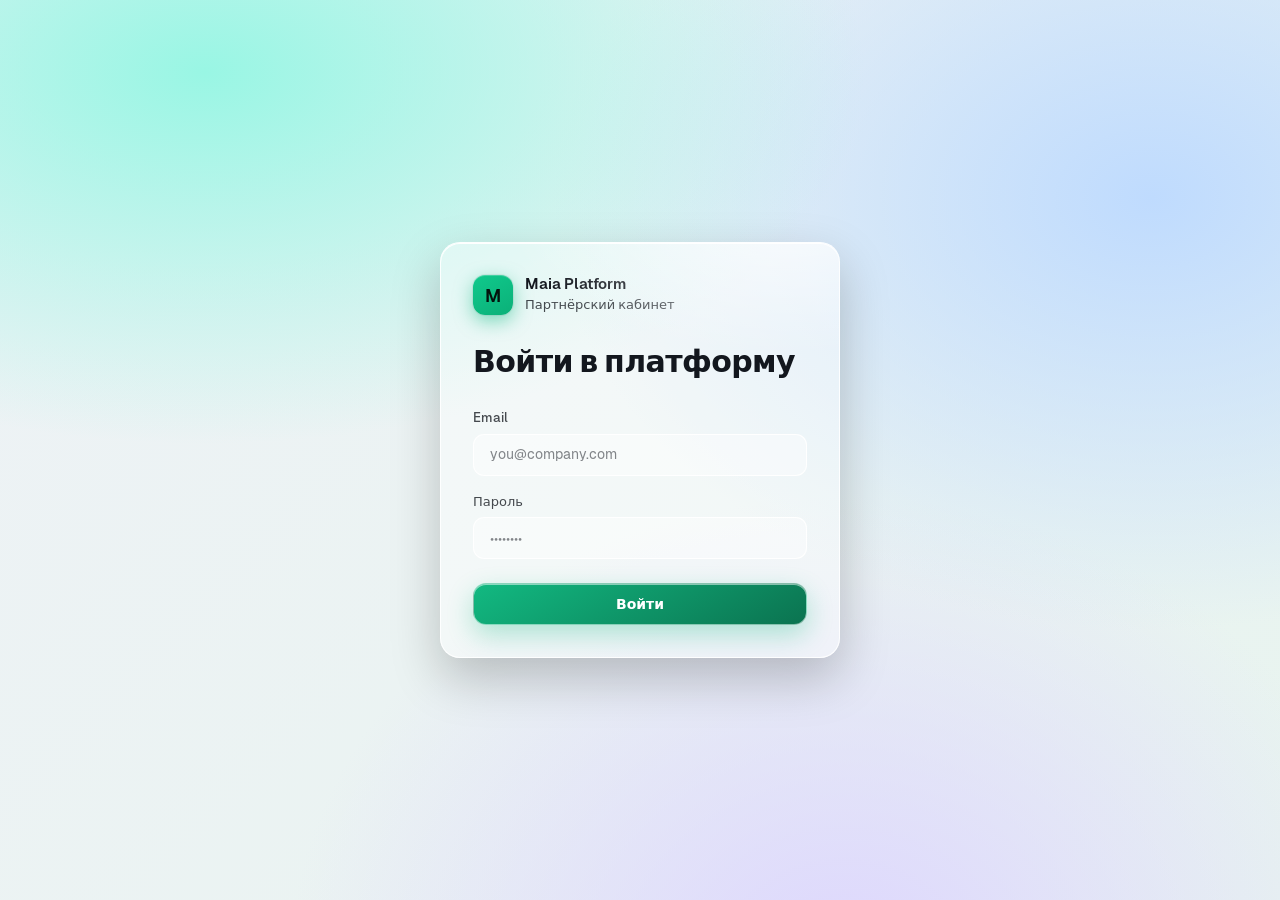
<file: index.html>
<!doctype html>
<html lang="ru">
  <head>
    <meta charset="UTF-8" />
    <!-- Decision 2 tech-spec: никаких сторонних скриптов -->
    <!-- img-src/connect-src include our two cabinet+avatar hosts so the avatar (served cross-origin
         from the API host) is not blocked by CSP — the real cause of the broken cabinet avatar preview. -->
    <meta http-equiv="Content-Security-Policy" content="default-src 'self'; script-src 'self'; style-src 'self' 'unsafe-inline'; font-src 'self' data:; connect-src 'self' https://82-97-252-28.sslip.io https://platform.maia24.ru; img-src 'self' data: https://82-97-252-28.sslip.io https://platform.maia24.ru" />
    <meta name="viewport" content="width=device-width, initial-scale=1.0" />
    <title>AI Platform — прототип</title>
    <script type="module" crossorigin src="./assets/index-D7P3BV88.js"></script>
    <link rel="stylesheet" crossorigin href="./assets/index-PYboBxYt.css">
  </head>
  <body>
    <div id="root"></div>
  </body>
</html>
</file>
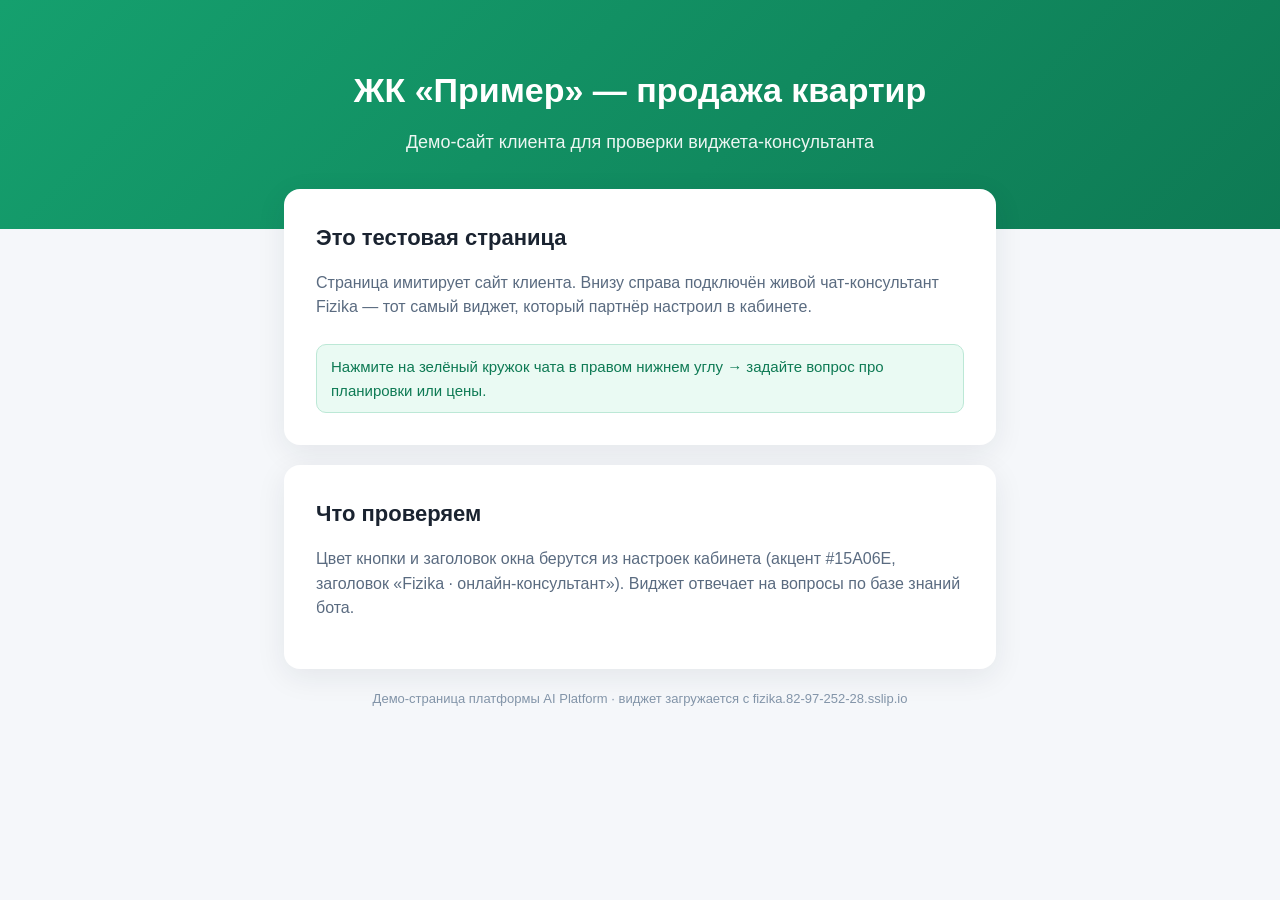
<file: widget-demo/index.html>
<!DOCTYPE html>
<html lang="ru">
<head>
  <meta charset="utf-8" />
  <meta name="viewport" content="width=device-width, initial-scale=1" />
  <title>Демо-сайт клиента — виджет Fizika</title>
  <style>
    * { box-sizing: border-box; }
    body {
      margin: 0;
      font-family: -apple-system, "Segoe UI", Roboto, Arial, sans-serif;
      color: #1a2330;
      background: #f5f7fa;
      line-height: 1.55;
    }
    header {
      background: linear-gradient(135deg, #15A06E, #0e7a54);
      color: #fff;
      padding: 64px 24px 72px;
      text-align: center;
    }
    header h1 { margin: 0 0 12px; font-size: 34px; }
    header p { margin: 0; font-size: 18px; opacity: .92; }
    main { max-width: 760px; margin: -40px auto 80px; padding: 0 24px; }
    .card {
      background: #fff;
      border-radius: 16px;
      box-shadow: 0 8px 30px rgba(20,35,55,.08);
      padding: 32px;
      margin-bottom: 20px;
    }
    .card h2 { margin: 0 0 10px; font-size: 22px; }
    .muted { color: #5a6b80; }
    .hint {
      display: inline-block;
      margin-top: 8px;
      padding: 10px 14px;
      background: #eafaf3;
      border: 1px solid #bce8d6;
      border-radius: 10px;
      color: #0e7a54;
      font-size: 15px;
    }
    footer { text-align: center; color: #8294a8; font-size: 13px; padding: 0 24px 48px; }
  </style>
</head>
<body>
  <header>
    <h1>ЖК «Пример» — продажа квартир</h1>
    <p>Демо-сайт клиента для проверки виджета-консультанта</p>
  </header>
  <main>
    <div class="card">
      <h2>Это тестовая страница</h2>
      <p class="muted">
        Страница имитирует сайт клиента. Внизу справа подключён живой чат-консультант
        Fizika — тот самый виджет, который партнёр настроил в кабинете.
      </p>
      <span class="hint">Нажмите на зелёный кружок чата в правом нижнем углу &rarr; задайте вопрос про планировки или цены.</span>
    </div>
    <div class="card">
      <h2>Что проверяем</h2>
      <p class="muted">
        Цвет кнопки и заголовок окна берутся из настроек кабинета (акцент #15A06E,
        заголовок «Fizika · онлайн-консультант»). Виджет отвечает на вопросы по базе знаний бота.
      </p>
    </div>
    <footer>Демо-страница платформы AI Platform · виджет загружается с fizika.82-97-252-28.sslip.io</footer>
  </main>

  <!-- Виджет Fizika — сниппет из кабинета (вкладка «Виджет») -->
  <script src="https://fizika.82-97-252-28.sslip.io/widget/embed.js" data-key="hU6gRIK8Kbkcf9x9NiTURFZETrKES6hp"></script>
</body>
</html>
</file>
<file: assets/index-PYboBxYt.css>
@font-face{font-family:Geist Sans;font-style:normal;font-display:swap;font-weight:400;src:url(./geist-sans-latin-400-normal-gapTbOY8.woff2) format("woff2"),url(./geist-sans-latin-400-normal-BOaIZNA2.woff) format("woff")}@font-face{font-family:Geist Sans;font-style:normal;font-display:swap;font-weight:500;src:url(./geist-sans-latin-500-normal-uokXdC-Q.woff2) format("woff2"),url(./geist-sans-latin-500-normal-CN2lyvyL.woff) format("woff")}@font-face{font-family:Geist Sans;font-style:normal;font-display:swap;font-weight:600;src:url(./geist-sans-latin-600-normal-DFOURf8L.woff2) format("woff2"),url(./geist-sans-latin-600-normal-CA1yjETN.woff) format("woff")}/*! tailwindcss v4.3.0 | MIT License | https://tailwindcss.com */@layer properties{@supports (((-webkit-hyphens:none)) and (not (margin-trim:inline))) or ((-moz-orient:inline) and (not (color:rgb(from red r g b)))){*,:before,:after,::backdrop{--tw-rotate-x:initial;--tw-rotate-y:initial;--tw-rotate-z:initial;--tw-skew-x:initial;--tw-skew-y:initial;--tw-space-y-reverse:0;--tw-border-style:solid;--tw-leading:initial;--tw-font-weight:initial;--tw-tracking:initial;--tw-shadow:0 0 #0000;--tw-shadow-color:initial;--tw-shadow-alpha:100%;--tw-inset-shadow:0 0 #0000;--tw-inset-shadow-color:initial;--tw-inset-shadow-alpha:100%;--tw-ring-color:initial;--tw-ring-shadow:0 0 #0000;--tw-inset-ring-color:initial;--tw-inset-ring-shadow:0 0 #0000;--tw-ring-inset:initial;--tw-ring-offset-width:0px;--tw-ring-offset-color:#fff;--tw-ring-offset-shadow:0 0 #0000;--tw-blur:initial;--tw-brightness:initial;--tw-contrast:initial;--tw-grayscale:initial;--tw-hue-rotate:initial;--tw-invert:initial;--tw-opacity:initial;--tw-saturate:initial;--tw-sepia:initial;--tw-drop-shadow:initial;--tw-drop-shadow-color:initial;--tw-drop-shadow-alpha:100%;--tw-drop-shadow-size:initial}}}@layer theme{:root,:host{--font-sans:"Geist Sans", system-ui, -apple-system, "Segoe UI", Roboto, sans-serif;--font-mono:"Geist Sans", ui-monospace, monospace;--color-amber-50:oklch(98.7% .022 95.277);--color-amber-500:oklch(76.9% .188 70.08);--color-amber-700:oklch(55.5% .163 48.998);--color-emerald-50:oklch(97.9% .021 166.113);--color-emerald-500:oklch(69.6% .17 162.48);--color-emerald-700:oklch(50.8% .118 165.612);--color-rose-50:oklch(96.9% .015 12.422);--color-rose-500:oklch(64.5% .246 16.439);--color-rose-700:oklch(51.4% .222 16.935);--color-slate-50:oklch(98.4% .003 247.858);--color-slate-100:oklch(96.8% .007 247.896);--color-slate-400:oklch(70.4% .04 256.788);--color-slate-500:oklch(55.4% .046 257.417);--color-slate-600:oklch(44.6% .043 257.281);--color-slate-700:oklch(37.2% .044 257.287);--color-slate-800:oklch(27.9% .041 260.031);--color-white:#fff;--spacing:.25rem;--text-xs:.75rem;--text-xs--line-height:calc(1 / .75);--text-sm:.875rem;--text-sm--line-height:calc(1.25 / .875);--font-weight-normal:400;--font-weight-medium:500;--font-weight-semibold:600;--tracking-wide:.025em;--leading-tight:1.25;--radius-md:.375rem;--radius-lg:.5rem;--default-transition-duration:.15s;--default-transition-timing-function:cubic-bezier(.4, 0, .2, 1);--default-font-family:var(--font-sans);--default-mono-font-family:var(--font-mono);--color-brand-600:#059669;--color-brand-700:#047857}}@layer base{*,:after,:before,::backdrop{box-sizing:border-box;border:0 solid;margin:0;padding:0}::file-selector-button{box-sizing:border-box;border:0 solid;margin:0;padding:0}html,:host{-webkit-text-size-adjust:100%;-moz-tab-size:4;tab-size:4;line-height:1.5;font-family:var(--default-font-family,ui-sans-serif, system-ui, sans-serif, "Apple Color Emoji", "Segoe UI Emoji", "Segoe UI Symbol", "Noto Color Emoji");font-feature-settings:var(--default-font-feature-settings,normal);font-variation-settings:var(--default-font-variation-settings,normal);-webkit-tap-highlight-color:transparent}hr{height:0;color:inherit;border-top-width:1px}abbr:where([title]){-webkit-text-decoration:underline dotted;text-decoration:underline dotted}h1,h2,h3,h4,h5,h6{font-size:inherit;font-weight:inherit}a{color:inherit;-webkit-text-decoration:inherit;text-decoration:inherit}b,strong{font-weight:bolder}code,kbd,samp,pre{font-family:var(--default-mono-font-family,ui-monospace, SFMono-Regular, Menlo, Monaco, Consolas, "Liberation Mono", "Courier New", monospace);font-feature-settings:var(--default-mono-font-feature-settings,normal);font-variation-settings:var(--default-mono-font-variation-settings,normal);font-size:1em}small{font-size:80%}sub,sup{vertical-align:baseline;font-size:75%;line-height:0;position:relative}sub{bottom:-.25em}sup{top:-.5em}table{text-indent:0;border-color:inherit;border-collapse:collapse}:-moz-focusring{outline:auto}progress{vertical-align:baseline}summary{display:list-item}ol,ul,menu{list-style:none}img,svg,video,canvas,audio,iframe,embed,object{vertical-align:middle;display:block}img,video{max-width:100%;height:auto}button,input,select,optgroup,textarea{font:inherit;font-feature-settings:inherit;font-variation-settings:inherit;letter-spacing:inherit;color:inherit;opacity:1;background-color:#0000;border-radius:0}::file-selector-button{font:inherit;font-feature-settings:inherit;font-variation-settings:inherit;letter-spacing:inherit;color:inherit;opacity:1;background-color:#0000;border-radius:0}:where(select:is([multiple],[size])) optgroup{font-weight:bolder}:where(select:is([multiple],[size])) optgroup option{padding-inline-start:20px}::file-selector-button{margin-inline-end:4px}::placeholder{opacity:1}@supports (not ((-webkit-appearance:-apple-pay-button))) or (contain-intrinsic-size:1px){::placeholder{color:currentColor}@supports (color:color-mix(in lab,red,red)){::placeholder{color:color-mix(in oklab,currentcolor 50%,transparent)}}}textarea{resize:vertical}::-webkit-search-decoration{-webkit-appearance:none}::-webkit-date-and-time-value{min-height:1lh;text-align:inherit}::-webkit-datetime-edit{display:inline-flex}::-webkit-datetime-edit-fields-wrapper{padding:0}::-webkit-datetime-edit{padding-block:0}::-webkit-datetime-edit-year-field{padding-block:0}::-webkit-datetime-edit-month-field{padding-block:0}::-webkit-datetime-edit-day-field{padding-block:0}::-webkit-datetime-edit-hour-field{padding-block:0}::-webkit-datetime-edit-minute-field{padding-block:0}::-webkit-datetime-edit-second-field{padding-block:0}::-webkit-datetime-edit-millisecond-field{padding-block:0}::-webkit-datetime-edit-meridiem-field{padding-block:0}::-webkit-calendar-picker-indicator{line-height:1}:-moz-ui-invalid{box-shadow:none}button,input:where([type=button],[type=reset],[type=submit]){-webkit-appearance:button;-moz-appearance:button;appearance:button}::file-selector-button{-webkit-appearance:button;-moz-appearance:button;appearance:button}::-webkit-inner-spin-button{height:auto}::-webkit-outer-spin-button{height:auto}[hidden]:where(:not([hidden=until-found])){display:none!important}}@layer components;@layer utilities{.pointer-events-none{pointer-events:none}.collapse{visibility:collapse}.visible{visibility:visible}.sr-only{clip-path:inset(50%);white-space:nowrap;border-width:0;width:1px;height:1px;margin:-1px;padding:0;position:absolute;overflow:hidden}.absolute{position:absolute}.fixed{position:fixed}.static{position:static}.z-\[1000\]{z-index:1000}.container{width:100%}@media(min-width:40rem){.container{max-width:40rem}}@media(min-width:48rem){.container{max-width:48rem}}@media(min-width:64rem){.container{max-width:64rem}}@media(min-width:80rem){.container{max-width:80rem}}@media(min-width:96rem){.container{max-width:96rem}}.my-1{margin-block:calc(var(--spacing) * 1)}.mt-3{margin-top:calc(var(--spacing) * 3)}.mb-3{margin-bottom:calc(var(--spacing) * 3)}.ml-1\.5{margin-left:calc(var(--spacing) * 1.5)}.ml-3{margin-left:calc(var(--spacing) * 3)}.block{display:block}.flex{display:flex}.hidden{display:none}.inline-flex{display:inline-flex}.h-3{height:calc(var(--spacing) * 3)}.h-3\.5{height:calc(var(--spacing) * 3.5)}.h-4{height:calc(var(--spacing) * 4)}.h-5{height:calc(var(--spacing) * 5)}.h-screen{height:100vh}.w-3{width:calc(var(--spacing) * 3)}.w-3\.5{width:calc(var(--spacing) * 3.5)}.w-4{width:calc(var(--spacing) * 4)}.max-w-\[80\%\]{max-width:80%}.min-w-0{min-width:calc(var(--spacing) * 0)}.min-w-5{min-width:calc(var(--spacing) * 5)}.min-w-\[1\.25rem\]{min-width:1.25rem}.flex-1{flex:1}.shrink-0{flex-shrink:0}.rotate-90{rotate:90deg}.rotate-180{rotate:180deg}.transform{transform:var(--tw-rotate-x,) var(--tw-rotate-y,) var(--tw-rotate-z,) var(--tw-skew-x,) var(--tw-skew-y,)}.cursor-pointer{cursor:pointer}.list-decimal{list-style-type:decimal}.list-disc{list-style-type:disc}.flex-col{flex-direction:column}.flex-wrap{flex-wrap:wrap}.items-center{align-items:center}.items-end{align-items:flex-end}.items-start{align-items:flex-start}.justify-between{justify-content:space-between}.justify-center{justify-content:center}.gap-0\.5{gap:calc(var(--spacing) * .5)}.gap-1{gap:calc(var(--spacing) * 1)}.gap-2{gap:calc(var(--spacing) * 2)}.gap-3{gap:calc(var(--spacing) * 3)}.gap-4{gap:calc(var(--spacing) * 4)}:where(.space-y-0\.5>:not(:last-child)){--tw-space-y-reverse:0;margin-block-start:calc(calc(var(--spacing) * .5) * var(--tw-space-y-reverse));margin-block-end:calc(calc(var(--spacing) * .5) * calc(1 - var(--tw-space-y-reverse)))}:where(.space-y-2>:not(:last-child)){--tw-space-y-reverse:0;margin-block-start:calc(calc(var(--spacing) * 2) * var(--tw-space-y-reverse));margin-block-end:calc(calc(var(--spacing) * 2) * calc(1 - var(--tw-space-y-reverse)))}:where(.space-y-4>:not(:last-child)){--tw-space-y-reverse:0;margin-block-start:calc(calc(var(--spacing) * 4) * var(--tw-space-y-reverse));margin-block-end:calc(calc(var(--spacing) * 4) * calc(1 - var(--tw-space-y-reverse)))}.overflow-hidden{overflow:hidden}.rounded{border-radius:.25rem}.rounded-full{border-radius:3.40282e38px}.rounded-lg{border-radius:var(--radius-lg)}.rounded-md{border-radius:var(--radius-md)}.border{border-style:var(--tw-border-style);border-width:1px}.bg-\[\#229ED9\]\/10{background-color:#229ed91a}.bg-amber-50{background-color:var(--color-amber-50)}.bg-amber-500{background-color:var(--color-amber-500)}.bg-brand-600{background-color:var(--color-brand-600)}.bg-emerald-50{background-color:var(--color-emerald-50)}.bg-emerald-500{background-color:var(--color-emerald-500)}.bg-rose-50{background-color:var(--color-rose-50)}.bg-rose-500{background-color:var(--color-rose-500)}.bg-slate-50{background-color:var(--color-slate-50)}.bg-slate-100{background-color:var(--color-slate-100)}.bg-slate-400{background-color:var(--color-slate-400)}.bg-slate-800{background-color:var(--color-slate-800)}.p-4{padding:calc(var(--spacing) * 4)}.px-1{padding-inline:calc(var(--spacing) * 1)}.px-2{padding-inline:calc(var(--spacing) * 2)}.px-3{padding-inline:calc(var(--spacing) * 3)}.px-4{padding-inline:calc(var(--spacing) * 4)}.py-1{padding-block:calc(var(--spacing) * 1)}.py-2{padding-block:calc(var(--spacing) * 2)}.py-3{padding-block:calc(var(--spacing) * 3)}.pl-5{padding-left:calc(var(--spacing) * 5)}.text-sm{font-size:var(--text-sm);line-height:var(--tw-leading,var(--text-sm--line-height))}.text-xs{font-size:var(--text-xs);line-height:var(--tw-leading,var(--text-xs--line-height))}.text-\[10px\]{font-size:10px}.text-\[11px\]{font-size:11px}.leading-tight{--tw-leading:var(--leading-tight);line-height:var(--leading-tight)}.font-medium{--tw-font-weight:var(--font-weight-medium);font-weight:var(--font-weight-medium)}.font-normal{--tw-font-weight:var(--font-weight-normal);font-weight:var(--font-weight-normal)}.font-semibold{--tw-font-weight:var(--font-weight-semibold);font-weight:var(--font-weight-semibold)}.tracking-wide{--tw-tracking:var(--tracking-wide);letter-spacing:var(--tracking-wide)}.break-words{overflow-wrap:break-word}.break-all{word-break:break-all}.whitespace-nowrap{white-space:nowrap}.text-\[\#229ED9\]{color:#229ed9}.text-amber-700{color:var(--color-amber-700)}.text-emerald-700{color:var(--color-emerald-700)}.text-rose-700{color:var(--color-rose-700)}.text-slate-500{color:var(--color-slate-500)}.text-slate-600{color:var(--color-slate-600)}.text-slate-700{color:var(--color-slate-700)}.text-white{color:var(--color-white)}.uppercase{text-transform:uppercase}.shadow-lg{--tw-shadow:0 10px 15px -3px var(--tw-shadow-color,#0000001a), 0 4px 6px -4px var(--tw-shadow-color,#0000001a);box-shadow:var(--tw-inset-shadow),var(--tw-inset-ring-shadow),var(--tw-ring-offset-shadow),var(--tw-ring-shadow),var(--tw-shadow)}.filter{filter:var(--tw-blur,) var(--tw-brightness,) var(--tw-contrast,) var(--tw-grayscale,) var(--tw-hue-rotate,) var(--tw-invert,) var(--tw-saturate,) var(--tw-sepia,) var(--tw-drop-shadow,)}.transition{transition-property:color,background-color,border-color,outline-color,text-decoration-color,fill,stroke,--tw-gradient-from,--tw-gradient-via,--tw-gradient-to,opacity,box-shadow,transform,translate,scale,rotate,filter,-webkit-backdrop-filter,backdrop-filter,display,content-visibility,overlay,pointer-events;transition-timing-function:var(--tw-ease,var(--default-transition-timing-function));transition-duration:var(--tw-duration,var(--default-transition-duration))}.transition-colors{transition-property:color,background-color,border-color,outline-color,text-decoration-color,fill,stroke,--tw-gradient-from,--tw-gradient-via,--tw-gradient-to;transition-timing-function:var(--tw-ease,var(--default-transition-timing-function));transition-duration:var(--tw-duration,var(--default-transition-duration))}.transition-transform{transition-property:transform,translate,scale,rotate;transition-timing-function:var(--tw-ease,var(--default-transition-timing-function));transition-duration:var(--tw-duration,var(--default-transition-duration))}.first\:mt-0:first-child{margin-top:calc(var(--spacing) * 0)}.last\:mb-0:last-child{margin-bottom:calc(var(--spacing) * 0)}.last\:border-0:last-child{border-style:var(--tw-border-style);border-width:0}@media(hover:hover){.hover\:bg-brand-700:hover{background-color:var(--color-brand-700)}}.disabled\:cursor-not-allowed:disabled{cursor:not-allowed}.disabled\:opacity-50:disabled{opacity:.5}}:root[data-theme=dark]{--bg:radial-gradient(1100px 620px at 16% 8%, #1fb58a 0%, transparent 56%), radial-gradient(1000px 720px at 90% 22%, #2563eb 0%, transparent 55%), radial-gradient(960px 820px at 66% 108%, #7c3aed 0%, transparent 52%), linear-gradient(135deg,#0a0f16,#0b201c);--solid-bg:#0b1118;--txt:#f4f7fa;--txt-2:#f4f7faa8;--txt-3:#f4f7fa6b;--panel-bg:#0c111866;--panel-border:#ffffff26;--spec:#ffffff2e;--panel-top:#ffffff3d;--lite-bg:#ffffff1a;--lite-border:#fff3;--glass-blur:22px;--glass-sat:170%;--solid-panel:#121925;--hover:#ffffff0f;--active:#ffffff24;--active-top:#ffffff40;--row-hover:#ffffff0d;--divider:#ffffff12;--th-border:#ffffff1f;--seg-on:#0c7e57;--seg-on-top:#ffffff47;--tt-on:#ffffff24;--sb-thumb:linear-gradient(180deg,#ffffff42,#ffffff14);--sb-thumb-h:linear-gradient(180deg,#ffffff6b,#ffffff2e);--accent:#34d399;--accent-icon:#34d399;--mark-grad:linear-gradient(150deg,#6ee7b7,#10b981);--mark-tx:#04130d;--av-bd:#ffffff38;--brand-plate:#ffffff0f;--btn-grad:linear-gradient(150deg,#6ee7b7,#10b981);--btn-tx:#04130d;--btn-border:#ffffff59;--ok-bg:#10b9812e;--ok-bd:#34d39961;--ok-tx:#8ef0c6;--ok-d:#34d399;--tr-bg:#d9a01e2e;--tr-bd:#f5c85a5c;--tr-tx:#f6d98a;--tr-d:#f2c14e;--pa-bg:#ffffff1a;--pa-bd:#ffffff38;--pa-tx:#f4f7faa8;--pa-d:#a8b0ba}:root[data-theme=light]{--bg:radial-gradient(1100px 620px at 16% 8%, #99f6e4 0%, transparent 60%), radial-gradient(1000px 720px at 90% 22%, #bfdbfe 0%, transparent 60%), radial-gradient(960px 820px at 66% 108%, #ddd6fe 0%, transparent 58%), linear-gradient(135deg,#eef2f6,#e8f4ef);--solid-bg:#eef2f6;--txt:#13171e;--txt-2:#13171ec7;--txt-3:#13171e85;--panel-bg:#fff6;--panel-border:#ffffffe6;--spec:#ffffffbf;--panel-top:#fff;--lite-bg:#fff6;--lite-border:#fffffff2;--glass-blur:26px;--glass-sat:185%;--solid-panel:#fff;--hover:#13171e0d;--active:#ffffffd9;--active-top:#fff;--row-hover:#ffffff8c;--divider:#13171e14;--th-border:#13171e1a;--seg-on:#0c7e57;--seg-on-top:#ffffff52;--tt-on:#13171e0f;--sb-thumb:linear-gradient(180deg,#13171e52,#13171e1f);--sb-thumb-h:linear-gradient(180deg,#13171e75,#13171e3d);--accent:#0c7e57;--accent-icon:#0c7e57;--mark-grad:linear-gradient(150deg,#10c98c,#0bb078);--mark-tx:#04130d;--av-bd:#13171e33;--brand-plate:#ffffff80;--btn-grad:linear-gradient(150deg,#12b981,#0b7350);--btn-tx:#fff;--btn-border:#ffffff80;--ok-bg:#10b98124;--ok-bd:#10b98152;--ok-tx:#0b6b4b;--ok-d:#10b981;--tr-bg:#c18a1e29;--tr-bd:#c18a1e52;--tr-tx:#876008;--tr-d:#c68a1e;--pa-bg:#13171e0f;--pa-bd:#13171e24;--pa-tx:#13171e8c;--pa-d:#9aa0a8}:root{--s1:4px;--s2:8px;--s3:12px;--s4:16px;--s6:24px;--s8:32px;--s10:40px;--t-cap:13px;--t-sm:14px;--t-base:15px;--t-xl:30px;--ease:cubic-bezier(.22,1,.36,1);--dur:.2s;--dur-slow:.28s;font-family:var(--font-sans)}.tnum,.num{font-variant-numeric:tabular-nums}.app-shell ::-webkit-scrollbar{width:10px;height:10px}.app-shell ::-webkit-scrollbar-button{width:0;height:0;display:none}.app-shell ::-webkit-scrollbar-button:start{width:0;height:0;display:none}.app-shell ::-webkit-scrollbar-button:end{width:0;height:0;display:none}.app-shell ::-webkit-scrollbar-track{background:0 0;margin:8px 0 22px}.app-shell ::-webkit-scrollbar-thumb{background:var(--sb-thumb);transition:background var(--dur) var(--ease);background-clip:padding-box;border:2px solid #0000;border-radius:999px}.app-shell ::-webkit-scrollbar-thumb:hover{background:var(--sb-thumb-h);background-clip:padding-box}.app-shell ::-webkit-scrollbar-corner{background:0 0}.glass{-webkit-backdrop-filter:blur(var(--glass-blur)) saturate(var(--glass-sat));background:var(--panel-bg);border:1px solid var(--panel-border);box-shadow:inset 0 1px 0 var(--panel-top),0 20px 50px #00000038;position:relative;overflow:hidden}.glass:after{content:"";pointer-events:none;border-radius:inherit;background:radial-gradient(140% 70% at 86% -8%,var(--spec),transparent 50%);position:absolute;top:0;right:0;bottom:0;left:0}.glass-lite{-webkit-backdrop-filter:blur(16px) saturate(var(--glass-sat));background:var(--lite-bg);border:1px solid var(--lite-border)}.app-shell{height:100vh;color:var(--txt);background:var(--bg);-webkit-font-smoothing:antialiased;text-rendering:optimizelegibility;background-attachment:fixed;display:flex;overflow:hidden}.app-main{min-width:0;height:100vh;padding:var(--s10);flex-direction:column;flex:1;display:flex;overflow-y:auto}.side{width:264px;height:100vh;padding:var(--s3);flex-direction:column;flex:none;display:flex}.side .brand{align-items:center;gap:var(--s3);padding:var(--s2) var(--s3);margin-bottom:var(--s2);background:var(--brand-plate);border:1px solid var(--lite-border);box-shadow:inset 0 1px 0 var(--spec),0 4px 14px #0000001f;border-radius:14px;flex-flow:row;display:flex}.side .brand>div{min-width:0}.brand-mark{width:40px;height:40px;color:var(--mark-tx);background:var(--mark-grad);border-radius:12px;flex:none;justify-content:center;align-items:center;font-size:18px;font-weight:700;display:flex;box-shadow:inset 0 1px #ffffff38,0 0 0 1px #0000000d,0 6px 18px #10b98180}.brand-name{font-size:var(--t-base);color:var(--txt);letter-spacing:-.01em;font-weight:600;line-height:1.2}.brand-sub{font-size:var(--t-cap);color:var(--txt-2);margin-top:2px}.side nav{gap:var(--s1);padding:var(--s4) 0;flex-direction:column;flex:1;display:flex}.nav-i{align-items:center;gap:var(--s3);height:42px;padding:0 var(--s3);color:var(--txt-2);font-size:var(--t-sm);cursor:pointer;transition:background var(--dur) var(--ease),color var(--dur) var(--ease);border-radius:11px;font-weight:500;text-decoration:none;display:flex}.nav-i svg{width:20px;height:20px;color:var(--txt-3);transition:color var(--dur) var(--ease)}.nav-i:hover{background:var(--hover);color:var(--txt)}.nav-i.on{background:var(--active);color:var(--txt);box-shadow:inset 0 1px 0 var(--active-top);font-weight:600}.nav-i.on svg{color:var(--accent-icon)}.side-foot{border-top:1px solid var(--th-border);padding-top:var(--s3)}.me{align-items:center;gap:var(--s3);height:48px;padding:0 var(--s3);display:flex}.me-av{background:var(--lite-bg);border:1px solid var(--av-bd);width:32px;height:32px;color:var(--accent);font-weight:600;font-size:var(--t-cap);border-radius:9px;flex:none;justify-content:center;align-items:center;display:flex}.me-mail{font-size:var(--t-sm);color:var(--txt);white-space:nowrap;text-overflow:ellipsis;font-weight:500;line-height:1.2;overflow:hidden}.me-lvl{font-size:var(--t-cap);color:var(--txt-3);margin-top:2px}.logout{align-items:center;gap:var(--s3);width:100%;height:42px;padding:0 var(--s3);color:var(--txt-3);font:inherit;font-size:var(--t-sm);cursor:pointer;transition:background var(--dur) var(--ease),color var(--dur) var(--ease);background:0 0;border:none;border-radius:11px;display:flex}.logout svg{width:18px;height:18px}.logout:hover{background:var(--hover);color:var(--txt)}.head{justify-content:space-between;align-items:flex-start;gap:var(--s6);margin-bottom:var(--s8);flex:none;display:flex}.clients h1{font-size:var(--t-xl);letter-spacing:-.02em;color:var(--txt);font-weight:600;line-height:1}.count{font-size:var(--t-sm);color:var(--txt-2);margin-top:var(--s2)}.count b{color:var(--txt);font-weight:600}.btn{justify-content:center;align-items:center;gap:var(--s2);height:42px;padding:0 var(--s4);font:inherit;font-size:var(--t-sm);color:var(--btn-tx);cursor:pointer;border:1px solid var(--btn-border);background:var(--btn-grad);transition:transform var(--dur-slow) var(--ease),box-shadow var(--dur-slow) var(--ease);border-radius:13px;font-weight:600;display:inline-flex;box-shadow:inset 0 1px #ffffff80,0 10px 26px #10b9814d}.btn svg{width:18px;height:18px}.btn:hover{transform:translateY(-1px)}.btn:active{transform:translateY(1px)}.head-actions{align-items:center;gap:var(--s3);display:flex}.theme-toggle{gap:var(--s1);height:42px;padding:var(--s1);border-radius:13px;display:inline-flex;position:relative}.tt-thumb{top:var(--s1);left:var(--s1);background:var(--tt-on);pointer-events:none;z-index:0;width:38px;height:34px;transition:transform .3s var(--ease);border-radius:9px;position:absolute}:root[data-theme=light] .tt-thumb{transform:translate(0)}:root[data-theme=dark] .tt-thumb{transform:translate(42px)}.tt{z-index:1;width:38px;height:34px;color:var(--txt-3);cursor:pointer;transition:color var(--dur) var(--ease);background:0 0;border:none;border-radius:9px;justify-content:center;align-items:center;display:inline-flex;position:relative}.tt svg{width:18px;height:18px}.tt:hover{color:var(--txt-2)}.tt.on{color:var(--accent)}.toolbar{justify-content:space-between;align-items:center;gap:var(--s4);margin-bottom:var(--s4);flex:none;display:flex}.seg{gap:var(--s1);height:42px;padding:var(--s1);border-radius:13px;display:inline-flex}.seg button{cursor:pointer;font:inherit;font-size:var(--t-sm);color:var(--txt-2);padding:0 var(--s3);transition:background var(--dur) var(--ease),color var(--dur) var(--ease);background:0 0;border:none;border-radius:9px;align-items:center;gap:6px;font-weight:500;display:inline-flex}.seg button .n{color:var(--txt-2);font-weight:600}.seg button.on{background:var(--seg-on);color:#fff;box-shadow:inset 0 1px 0 var(--seg-on-top),0 4px 12px #0c7e5747;font-weight:600}.seg button.on .n{color:#ffffffd1}.search{height:42px;position:relative}.search svg{left:var(--s3);color:var(--txt-3);z-index:1;width:18px;height:18px;position:absolute;top:50%;transform:translateY(-50%)}.search input{width:280px;height:42px;padding:0 var(--s4) 0 40px;font:inherit;font-size:var(--t-sm);color:var(--txt);background:var(--lite-bg);border:1px solid var(--lite-border);-webkit-backdrop-filter:blur(14px);backdrop-filter:blur(14px);transition:border-color var(--dur) var(--ease),box-shadow var(--dur) var(--ease);border-radius:13px;outline:none}.search input::placeholder{color:var(--txt-3)}.search input:focus{border-color:#34d399b3;box-shadow:0 0 0 3px #34d39933}.card{border-radius:20px;flex-direction:column;flex:1;min-height:0;display:flex;overflow:hidden}.clients table{border-collapse:collapse;width:100%;font-size:var(--t-base);flex-direction:column;flex:1;min-height:0;display:flex}.clients thead{flex:none;padding-right:10px;display:block}.clients tbody{scrollbar-gutter:stable;flex:1;min-height:0;display:block;overflow-y:auto}.clients thead tr,.clients tbody tr{table-layout:fixed;width:100%;display:table}.clients th:nth-child(2),.clients td:nth-child(2){width:170px}.clients th:nth-child(3),.clients td:nth-child(3),.clients th:nth-child(4),.clients td:nth-child(4){width:160px}.clients th,.clients td{padding:0 var(--s6);text-align:center;vertical-align:middle}.clients th:first-child,.clients td:first-child{text-align:left}.clients thead th:first-child{padding-left:calc(var(--s6) + 36px + var(--s3))}.clients thead th{height:50px;font-size:var(--t-cap);color:var(--txt-2);border-bottom:1px solid var(--th-border);font-weight:500}.clients tbody td{border-bottom:1px solid var(--divider);height:68px;color:var(--txt-2)}.clients tbody tr:last-child td{border-bottom:none}.clients tbody tr{cursor:pointer;transition:background var(--dur) var(--ease)}.clients tbody tr:hover{background:var(--row-hover)}.c-name{justify-content:flex-start;align-items:center;gap:var(--s3);text-align:left;min-width:0;display:flex}.c-logo{width:36px;height:36px;font-weight:600;font-size:var(--t-sm);color:#fff;border-radius:10px;flex:none;justify-content:center;align-items:center;display:flex;box-shadow:inset 0 1px #ffffff40}.c-title{color:var(--txt);font-weight:500;font-size:var(--t-base);white-space:nowrap;text-overflow:ellipsis;line-height:1.2;overflow:hidden}.dash{color:var(--txt-3)}.pill{height:26px;font-size:var(--t-cap);-webkit-backdrop-filter:blur(8px);backdrop-filter:blur(8px);border:1px solid #0000;border-radius:999px;align-items:center;gap:7px;padding:0 11px 0 9px;font-weight:500;display:inline-flex}.pill .d{border-radius:50%;width:6px;height:6px}.pill.ok{background:var(--ok-bg);border-color:var(--ok-bd);color:var(--ok-tx)}.pill.ok .d{background:var(--ok-d);box-shadow:0 0 6px var(--ok-d)}.pill.tr{background:var(--tr-bg);border-color:var(--tr-bd);color:var(--tr-tx)}.pill.tr .d{background:var(--tr-d);box-shadow:0 0 6px var(--tr-d)}.pill.pa{background:var(--pa-bg);border-color:var(--pa-bd);color:var(--pa-tx)}.pill.pa .d{background:var(--pa-d)}.screen h1{font-size:var(--t-xl);letter-spacing:-.02em;color:var(--txt);font-weight:600;line-height:1.05}.screen-sub{font-size:var(--t-sm);color:var(--txt-2);margin-top:var(--s2)}.panel{padding:var(--s6);border-radius:16px}.stub{padding:var(--s10);text-align:center;border:1px dashed var(--panel-border);background:var(--lite-bg);-webkit-backdrop-filter:blur(14px) saturate(var(--glass-sat));backdrop-filter:blur(14px) saturate(var(--glass-sat));border-radius:16px}.stub-title{font-size:var(--t-base);color:var(--txt-2);font-weight:600}.stub-sub{font-size:var(--t-cap);color:var(--txt-3);margin-top:var(--s1)}.grid-cards{gap:var(--s4);grid-template-columns:repeat(auto-fill,minmax(240px,1fr));display:grid}.grid-2{gap:var(--s4);grid-template-columns:repeat(auto-fit,minmax(320px,1fr));display:grid}.field{width:100%;height:42px;padding:0 var(--s4);font:inherit;font-size:var(--t-sm);color:var(--txt);background:var(--lite-bg);border:1px solid var(--lite-border);transition:border-color var(--dur) var(--ease),box-shadow var(--dur) var(--ease);border-radius:11px;outline:none}select.field{cursor:pointer}textarea.field{height:auto;min-height:110px;padding:var(--s3) var(--s4);resize:vertical;line-height:1.5}.field::placeholder{color:var(--txt-3)}.field:focus{border-color:#34d399b3;box-shadow:0 0 0 3px #34d39933}.field-label{font-size:var(--t-cap);color:var(--txt-2);margin-bottom:6px;font-weight:500;display:block}.btn-ghost{justify-content:center;align-items:center;gap:var(--s2);height:42px;padding:0 var(--s4);font:inherit;font-size:var(--t-sm);color:var(--txt);cursor:pointer;background:var(--lite-bg);border:1px solid var(--lite-border);transition:background var(--dur) var(--ease);border-radius:13px;font-weight:600;display:inline-flex}.btn-ghost:hover{background:var(--hover)}.tabbar{gap:var(--s1);margin-bottom:var(--s6);flex-wrap:wrap;display:flex}.tab{height:38px;padding:0 var(--s4);cursor:pointer;font:inherit;font-size:var(--t-sm);color:var(--txt-2);transition:background var(--dur) var(--ease),color var(--dur) var(--ease);background:0 0;border:none;border-radius:10px;align-items:center;font-weight:500;text-decoration:none;display:inline-flex}.tab:hover{background:var(--hover);color:var(--txt)}.tab.on{background:var(--active);color:var(--txt);box-shadow:inset 0 1px 0 var(--active-top);font-weight:600}.divider{background:var(--divider);height:1px;margin:var(--s6) 0;border:none}.muted{color:var(--txt-2)}.muted-3{color:var(--txt-3)}.link{color:var(--accent);text-underline-offset:2px;cursor:pointer;text-decoration:underline}.auth-shell{min-height:100vh;padding:var(--s6);color:var(--txt);background:var(--bg);background-attachment:fixed;justify-content:center;align-items:center;display:flex}.auth-card{width:100%;max-width:400px;padding:var(--s8);border-radius:20px}@media(max-width:1024px){.app-main{padding:var(--s6)}.side{width:216px}}@media(max-width:820px){.side{width:64px;padding:var(--s2)}.side .brand{padding:var(--s2);justify-content:center;gap:0}.brand-name,.brand-sub,.nav-label,.me-text,.logout-label{display:none}.nav-i,.me,.logout{justify-content:center;padding:0}}@media(max-width:640px){.app-main{padding:var(--s4)}.head{align-items:stretch;gap:var(--s4);flex-direction:column}.head-actions{justify-content:space-between}.toolbar{flex-direction:column;align-items:stretch}.seg{overflow-x:auto}.search,.search input{width:100%}.clients th,.clients td{padding:0 var(--s3)}.clients th:nth-child(2),.clients td:nth-child(2){width:118px}.clients th:nth-child(3),.clients td:nth-child(3),.clients th:nth-child(4),.clients td:nth-child(4){width:104px}.clients thead th:first-child{padding-left:calc(var(--s3) + 36px + var(--s3))}}@media(prefers-reduced-transparency:reduce){.app-shell,.auth-shell{background:var(--solid-bg)}.glass,.glass-lite,.search input,.stub{-webkit-backdrop-filter:none;background:var(--solid-panel)}.glass:after{display:none}}@media(prefers-reduced-motion:reduce){.app-shell *{transition-duration:.01ms!important;animation-duration:.01ms!important}}@property --tw-rotate-x{syntax:"*";inherits:false}@property --tw-rotate-y{syntax:"*";inherits:false}@property --tw-rotate-z{syntax:"*";inherits:false}@property --tw-skew-x{syntax:"*";inherits:false}@property --tw-skew-y{syntax:"*";inherits:false}@property --tw-space-y-reverse{syntax:"*";inherits:false;initial-value:0}@property --tw-border-style{syntax:"*";inherits:false;initial-value:solid}@property --tw-leading{syntax:"*";inherits:false}@property --tw-font-weight{syntax:"*";inherits:false}@property --tw-tracking{syntax:"*";inherits:false}@property --tw-shadow{syntax:"*";inherits:false;initial-value:0 0 #0000}@property --tw-shadow-color{syntax:"*";inherits:false}@property --tw-shadow-alpha{syntax:"<percentage>";inherits:false;initial-value:100%}@property --tw-inset-shadow{syntax:"*";inherits:false;initial-value:0 0 #0000}@property --tw-inset-shadow-color{syntax:"*";inherits:false}@property --tw-inset-shadow-alpha{syntax:"<percentage>";inherits:false;initial-value:100%}@property --tw-ring-color{syntax:"*";inherits:false}@property --tw-ring-shadow{syntax:"*";inherits:false;initial-value:0 0 #0000}@property --tw-inset-ring-color{syntax:"*";inherits:false}@property --tw-inset-ring-shadow{syntax:"*";inherits:false;initial-value:0 0 #0000}@property --tw-ring-inset{syntax:"*";inherits:false}@property --tw-ring-offset-width{syntax:"<length>";inherits:false;initial-value:0}@property --tw-ring-offset-color{syntax:"*";inherits:false;initial-value:#fff}@property --tw-ring-offset-shadow{syntax:"*";inherits:false;initial-value:0 0 #0000}@property --tw-blur{syntax:"*";inherits:false}@property --tw-brightness{syntax:"*";inherits:false}@property --tw-contrast{syntax:"*";inherits:false}@property --tw-grayscale{syntax:"*";inherits:false}@property --tw-hue-rotate{syntax:"*";inherits:false}@property --tw-invert{syntax:"*";inherits:false}@property --tw-opacity{syntax:"*";inherits:false}@property --tw-saturate{syntax:"*";inherits:false}@property --tw-sepia{syntax:"*";inherits:false}@property --tw-drop-shadow{syntax:"*";inherits:false}@property --tw-drop-shadow-color{syntax:"*";inherits:false}@property --tw-drop-shadow-alpha{syntax:"<percentage>";inherits:false;initial-value:100%}@property --tw-drop-shadow-size{syntax:"*";inherits:false}
</file>
